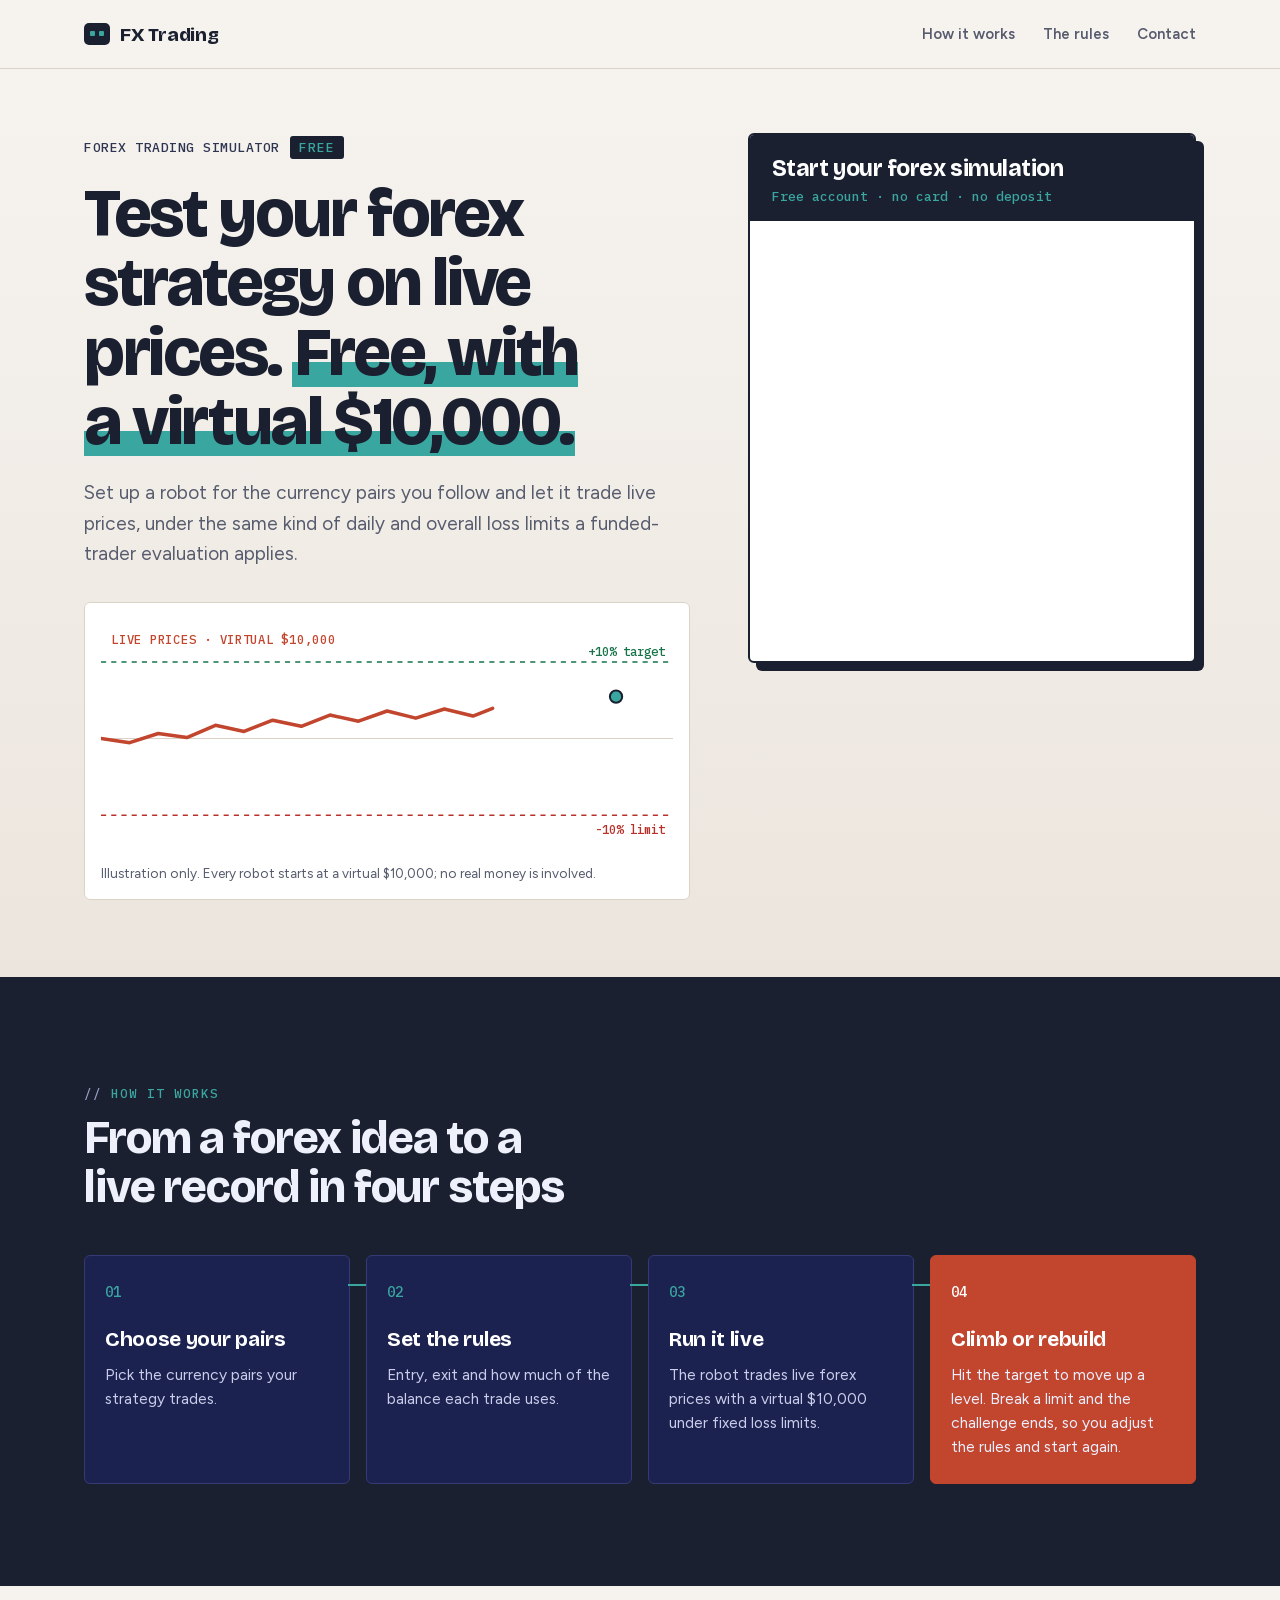
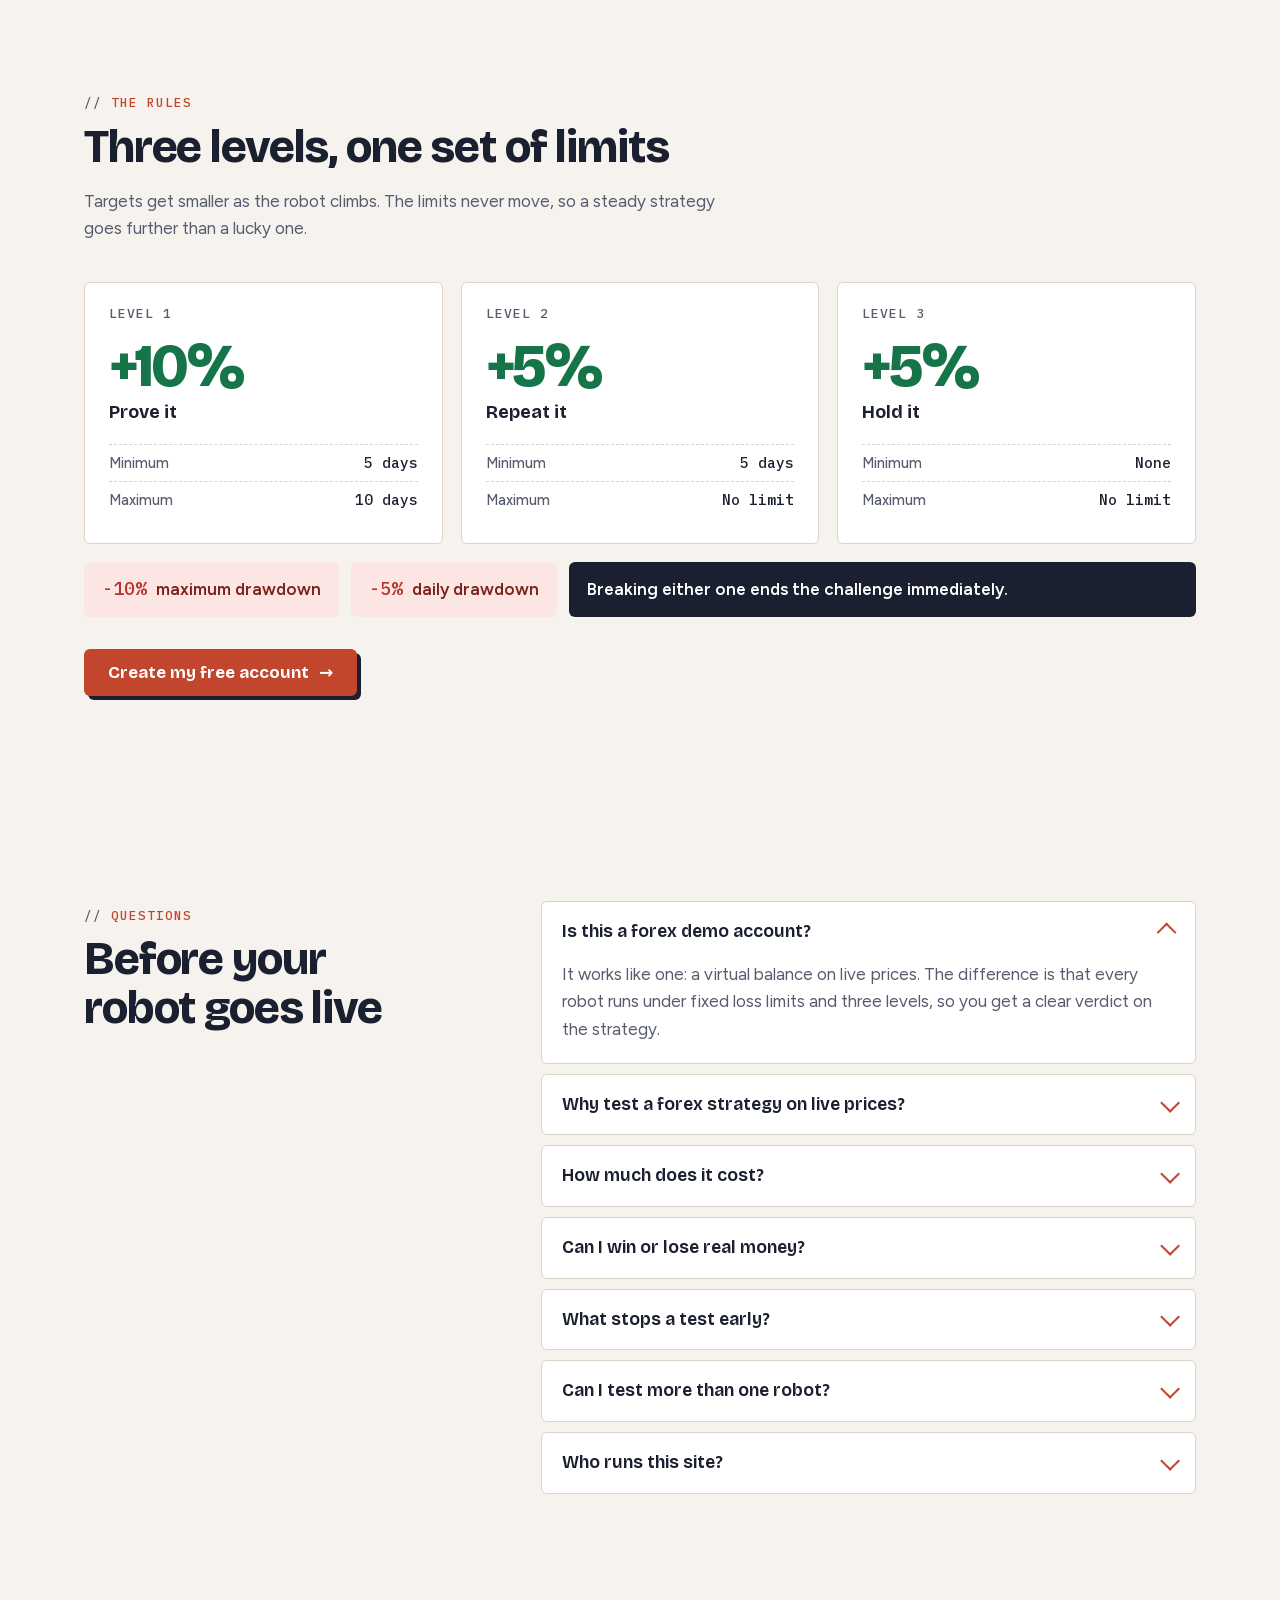
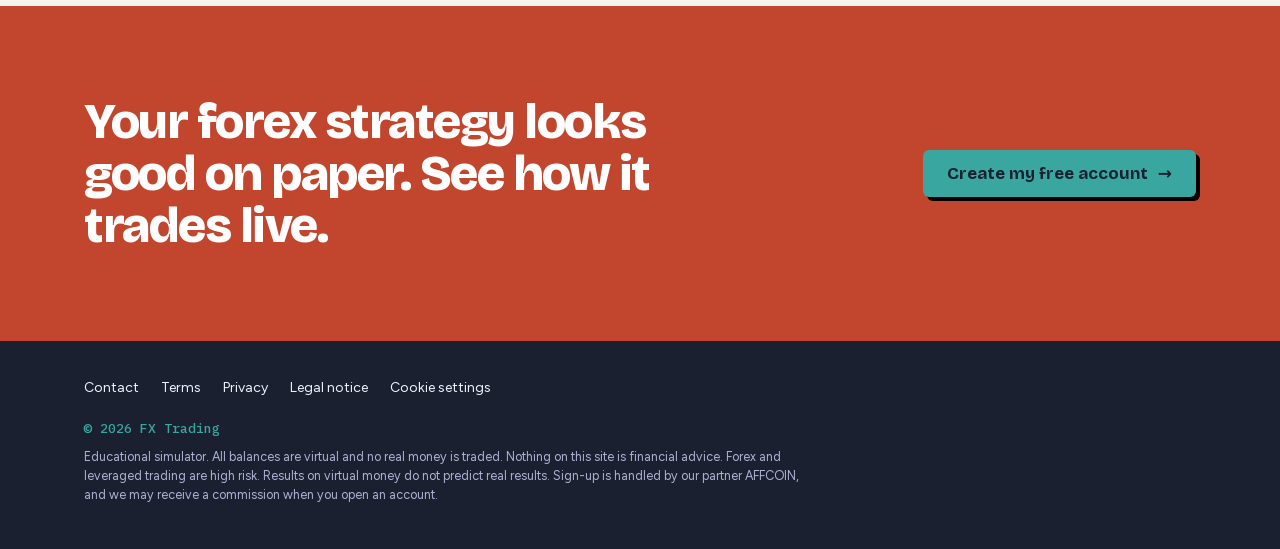
<file: index.html>
<!DOCTYPE html>
<html lang="en">
<head>
<meta charset="utf-8">
<meta name="viewport" content="width=device-width, initial-scale=1">
<title>Forex Trading Simulator: Test Your Strategy on Live Prices, Free | FX Trading</title>
<meta name="description" content="A free forex trading simulator: run your strategy on live currency prices with a virtual $10,000 and fixed daily and overall loss limits. No card, no deposit.">
<link rel="canonical" href="https://fxtrading.software/">
<meta property="og:title" content="Forex Trading Simulator: Test Your Strategy on Live Prices, Free | FX Trading">
<meta property="og:description" content="A free forex trading simulator: run your strategy on live currency prices with a virtual $10,000 and fixed daily and overall loss limits. No card, no deposit.">
<meta property="og:url" content="https://fxtrading.software/">
<meta property="og:type" content="website">
<meta name="theme-color" content="#f6f3ef">
<link rel="preload" href="/assets/fonts/BricolageGrotesque-latin.woff2" as="font" type="font/woff2" crossorigin>
<link rel="stylesheet" href="/assets/fonts/fonts.css">
<link rel="stylesheet" href="/assets/site.css">
<script src="/assets/consent.js" data-ga=""></script>
<script type="application/ld+json">
{"@context": "https://schema.org", "@type": "FAQPage", "mainEntity": [{"@type": "Question", "name": "Is this a forex demo account?", "acceptedAnswer": {"@type": "Answer", "text": "It works like one: a virtual balance on live prices. The difference is that every robot runs under fixed loss limits and three levels, so you get a clear verdict on the strategy."}}, {"@type": "Question", "name": "Why test a forex strategy on live prices?", "acceptedAnswer": {"@type": "Answer", "text": "Because past charts already contain the answer. Spreads, news and quiet sessions behave differently in real time, and fixed loss limits show whether the strategy survives them."}}, {"@type": "Question", "name": "How much does it cost?", "acceptedAnswer": {"@type": "Answer", "text": "Nothing. Opening an account asks for no card and no deposit."}}, {"@type": "Question", "name": "Can I win or lose real money?", "acceptedAnswer": {"@type": "Answer", "text": "No. Every robot trades a virtual balance. There is no deposit, no withdrawal and no payout: the only thing at stake is your strategy's record."}}, {"@type": "Question", "name": "What stops a test early?", "acceptedAnswer": {"@type": "Answer", "text": "A loss of 5% in a single day, or a total drawdown of 10%. Either one ends the challenge on the spot."}}, {"@type": "Question", "name": "Can I test more than one robot?", "acceptedAnswer": {"@type": "Answer", "text": "Yes. Each robot gets its own virtual $10,000 balance, so you can compare versions of a strategy side by side."}}]}
</script>
</head>
<body>
<header class="bar">
  <div class="wrap">
    <a class="logo" href="/"><span class="logo-glyph" aria-hidden="true"></span>FX Trading</a>
    <nav aria-label="Main"><a href="/#how">How it works</a><a class="hide-sm" href="/#rules">The rules</a><a href="/contact/">Contact</a></nav>
  </div>
</header>

<main>
<section class="hero">
  <div class="wrap hero-grid">
    <div class="hero-copy">
      <p class="tag fade">Forex trading simulator <span>Free</span></p>
      <h1 class="fade f1">Test your forex strategy on live prices. <mark>Free, with a virtual $10,000.</mark></h1>
      <p class="intro fade f2">Set up a robot for the currency pairs you follow and let it trade live prices, under the same kind of daily and overall loss limits a funded-trader evaluation applies.</p>
      <figure class="curve fade f3" aria-labelledby="curve-cap">
        <svg viewBox="0 0 560 230" role="img" aria-label="Illustration: a robot's virtual balance on live prices, between a +10% target and a -10% limit">
          <line class="c-target" x1="0" y1="42" x2="560" y2="42"/>
          <line class="c-limit" x1="0" y1="192" x2="560" y2="192"/>
          <line class="c-zero" x1="0" y1="117" x2="560" y2="117"/>
          <polyline class="c-live" points="0,117 28,121 56,112 84,116 112,104 140,110 168,99 196,105 224,94 252,100 280,90 308,97 336,88 364,95 392,84 420,90 448,80 476,87 504,76"/>
          <circle class="c-dot" cx="504" cy="76" r="6"/>
          <text class="c-lab c-lab-live" x="10" y="24">LIVE PRICES &middot; VIRTUAL $10,000</text>
          <text class="c-val c-val-t" x="552" y="36" text-anchor="end">+10% target</text>
          <text class="c-val c-val-r" x="552" y="210" text-anchor="end">-10% limit</text>
        </svg>
        <figcaption id="curve-cap">Illustration only. Every robot starts at a virtual $10,000; no real money is involved.</figcaption>
      </figure>
    </div>
    <aside class="join fade f2" id="start" aria-labelledby="join-title">
      <div class="join-head">
        <h2 id="join-title">Start your forex simulation</h2>
        <p>Free account &middot; no card &middot; no deposit</p>
      </div>
      <div class="wl-signup"></div>
    </aside>
  </div>
</section>

<section class="pipeline" id="how" aria-labelledby="pipe-title">
  <div class="wrap">
    <div class="head">
      <p class="label">How it works</p>
      <h2 class="title" id="pipe-title">From a forex idea to a live record in four steps</h2>
    </div>
    <ol class="stages">
      <li><span class="stage-n">01</span><h3>Choose your pairs</h3><p>Pick the currency pairs your strategy trades.</p></li>
      <li><span class="stage-n">02</span><h3>Set the rules</h3><p>Entry, exit and how much of the balance each trade uses.</p></li>
      <li><span class="stage-n">03</span><h3>Run it live</h3><p>The robot trades live forex prices with a virtual $10,000 under fixed loss limits.</p></li>
      <li class="here"><span class="stage-n">04</span><h3>Climb or rebuild</h3><p>Hit the target to move up a level. Break a limit and the challenge ends, so you adjust the rules and start again.</p></li>
    </ol>
  </div>
</section>

<section class="levels" id="rules" aria-labelledby="levels-title">
  <div class="wrap">
    <div class="head">
      <p class="label">The rules</p>
      <h2 class="title" id="levels-title">Three levels, one set of limits</h2>
      <p class="sub">Targets get smaller as the robot climbs. The limits never move, so a steady strategy goes further than a lucky one.</p>
    </div>
    <div class="lv-grid">
      <article class="lv"><p class="lv-n">Level 1</p><p class="lv-goal">+10%</p><p class="lv-name">Prove it</p><ul><li><span>Minimum</span>5 days</li><li><span>Maximum</span>10 days</li></ul></article>
      <article class="lv"><p class="lv-n">Level 2</p><p class="lv-goal">+5%</p><p class="lv-name">Repeat it</p><ul><li><span>Minimum</span>5 days</li><li><span>Maximum</span>No limit</li></ul></article>
      <article class="lv"><p class="lv-n">Level 3</p><p class="lv-goal">+5%</p><p class="lv-name">Hold it</p><ul><li><span>Minimum</span>None</li><li><span>Maximum</span>No limit</li></ul></article>
    </div>
    <div class="limits" role="note">
      <p><b>-10%</b> maximum drawdown</p>
      <p><b>-5%</b> daily drawdown</p>
      <p class="stop">Breaking either one ends the challenge immediately.</p>
    </div>
    <p class="actions"><a class="btn" href="#start">Create my free account <span aria-hidden="true">&rarr;</span></a></p>
  </div>
</section>

<section class="faq" aria-labelledby="faq-title">
  <div class="wrap">
    <div class="head">
      <p class="label">Questions</p>
      <h2 class="title" id="faq-title">Before your robot goes live</h2>
    </div>
    <div class="qa">
      <details open><summary>Is this a forex demo account?</summary><p>It works like one: a virtual balance on live prices. The difference is that every robot runs under fixed loss limits and three levels, so you get a clear verdict on the strategy.</p></details>
      <details><summary>Why test a forex strategy on live prices?</summary><p>Because past charts already contain the answer. Spreads, news and quiet sessions behave differently in real time, and fixed loss limits show whether the strategy survives them.</p></details>
      <details><summary>How much does it cost?</summary><p>Nothing. Opening an account asks for no card and no deposit.</p></details>
      <details><summary>Can I win or lose real money?</summary><p>No. Every robot trades a virtual balance. There is no deposit, no withdrawal and no payout: the only thing at stake is your strategy's record.</p></details>
      <details><summary>What stops a test early?</summary><p>A loss of 5% in a single day, or a total drawdown of 10%. Either one ends the challenge on the spot.</p></details>
      <details><summary>Can I test more than one robot?</summary><p>Yes. Each robot gets its own virtual $10,000 balance, so you can compare versions of a strategy side by side.</p></details>
      <details><summary>Who runs this site?</summary><p>An independent publisher. See the <a href="/legal-notice/">legal notice</a>, or write to us through the <a href="/contact/">contact page</a>.</p></details>
    </div>
  </div>
</section>

<section class="closing">
  <div class="wrap">
    <h2>Your forex strategy looks good on paper. See how it trades live.</h2>
    <a class="btn btn-light" href="#start">Create my free account <span aria-hidden="true">&rarr;</span></a>
  </div>
</section>
</main>

<footer class="foot">
  <div class="wrap">
    <nav aria-label="Footer"><a href="/contact/">Contact</a><a href="/terms/">Terms</a><a href="/privacy-policy/">Privacy</a><a href="/legal-notice/">Legal notice</a><a href="/privacy-policy/#cookies" data-cookie-settings>Cookie settings</a></nav>
    <p class="copy">&copy; 2026 FX Trading</p>
    <small>Educational simulator. All balances are virtual and no real money is traded. Nothing on this site is financial advice. Forex and leveraged trading are high risk. Results on virtual money do not predict real results. Sign-up is handled by our partner AFFCOIN, and we may receive a commission when you open an account.</small>
  </div>
</footer>

<script src="/assets/site.js" defer></script>
<script src="https://affcoin.com/products/scripts/947/" defer></script>
</body>
</html>
</file>
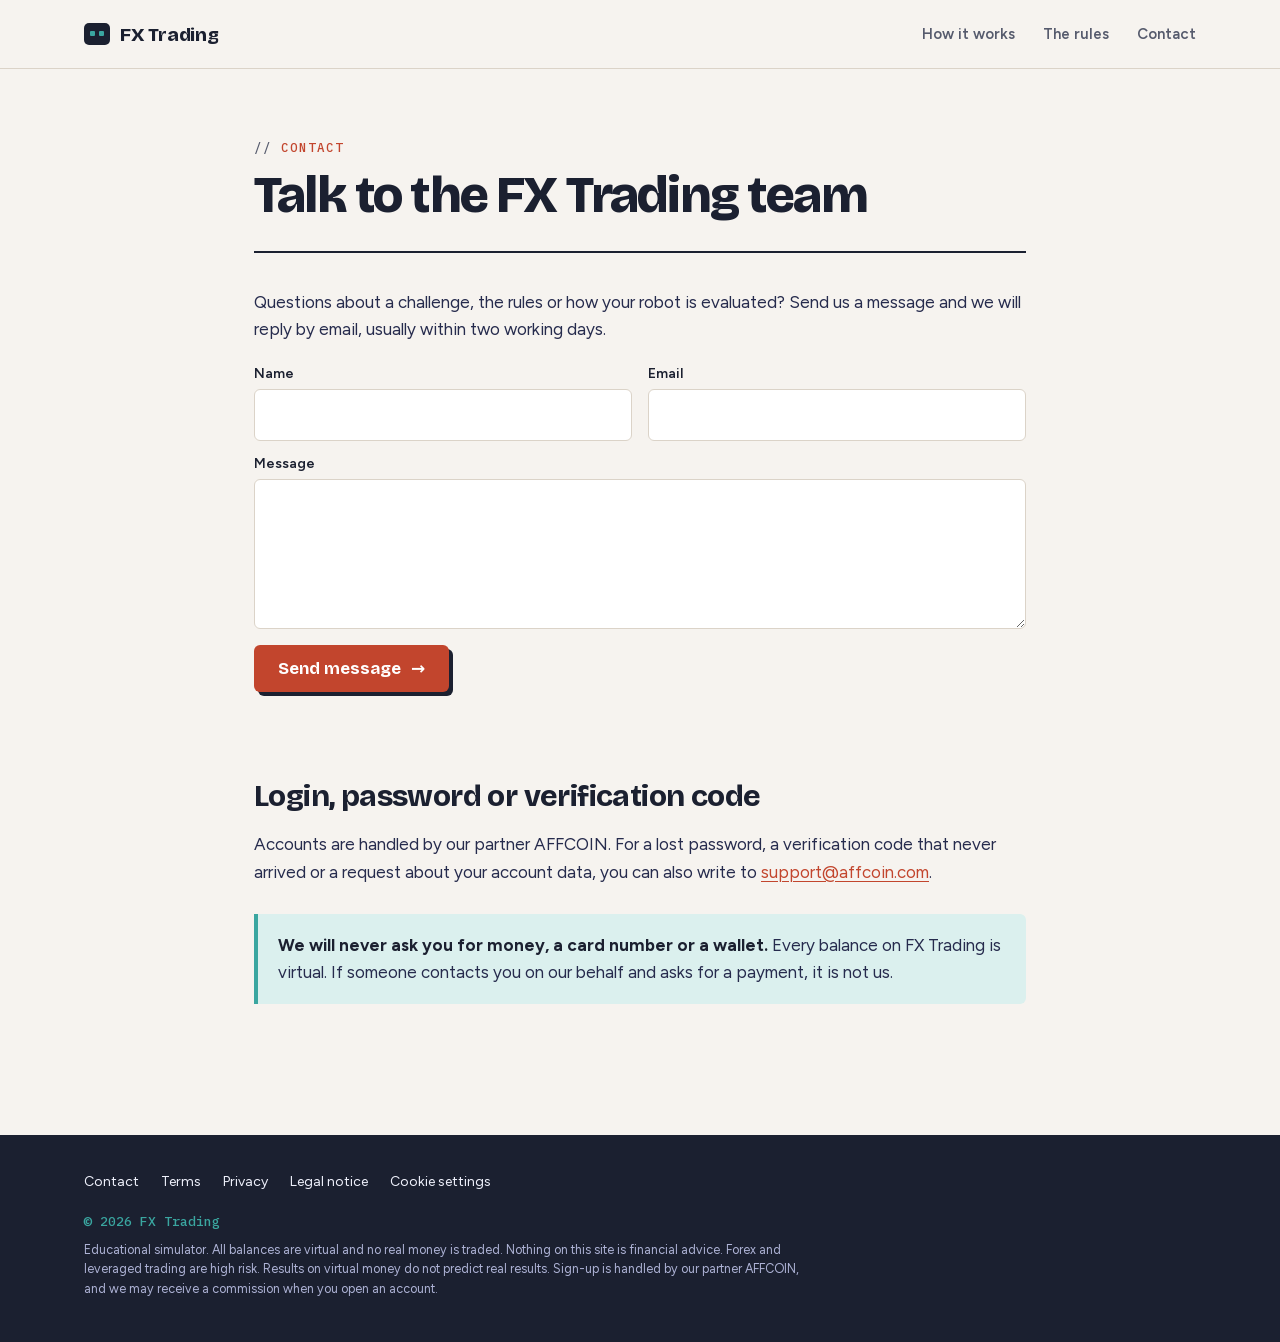
<file: contact/index.html>
<!DOCTYPE html>
<html lang="en">
<head>
<meta charset="utf-8">
<meta name="viewport" content="width=device-width, initial-scale=1">
<title>Contact | FX Trading</title>
<meta name="description" content="Questions about the challenges, your virtual balance or the rules? Send the FX Trading team a message and we will reply by email.">
<link rel="canonical" href="https://fxtrading.software/contact/">
<meta property="og:title" content="Contact | FX Trading">
<meta property="og:description" content="Questions about the challenges, your virtual balance or the rules? Send the FX Trading team a message and we will reply by email.">
<meta property="og:url" content="https://fxtrading.software/contact/">
<meta property="og:type" content="website">
<meta name="theme-color" content="#f6f3ef">
<link rel="preload" href="/assets/fonts/BricolageGrotesque-latin.woff2" as="font" type="font/woff2" crossorigin>
<link rel="stylesheet" href="/assets/fonts/fonts.css">
<link rel="stylesheet" href="/assets/site.css">
<script src="/assets/consent.js" data-ga=""></script>
</head>
<body>
<header class="bar">
  <div class="wrap">
    <a class="logo" href="/"><span class="logo-glyph" aria-hidden="true"></span>FX Trading</a>
    <nav aria-label="Main"><a href="/#how">How it works</a><a class="hide-sm" href="/#rules">The rules</a><a href="/contact/">Contact</a></nav>
  </div>
</header>

<main class="page">
  <div class="wrap">
    <div class="page-head">
      <p class="label">Contact</p>
      <h1>Talk to the FX Trading team</h1>
    </div>
    <div class="prose">
      <p>Questions about a challenge, the rules or how your robot is evaluated? Send us a message and we will reply by email, usually within two working days.</p>
      <form class="cform" id="cform" novalidate>
        <div class="row">
          <label>Name<input name="name" type="text" autocomplete="name" maxlength="100" required></label>
          <label>Email<input name="email" type="email" autocomplete="email" maxlength="200" required></label>
        </div>
        <label>Message<textarea name="message" maxlength="5000" required></textarea></label>
        <div class="hp" aria-hidden="true"><label>Website<input name="website" type="text" tabindex="-1" autocomplete="off"></label></div>
        <button class="btn" type="submit">Send message <span aria-hidden="true">&rarr;</span></button>
        <p class="cform-status" role="status" aria-live="polite"></p>
      </form>
      <h2>Login, password or verification code</h2>
      <p>Accounts are handled by our partner AFFCOIN. For a lost password, a verification code that never arrived or a request about your account data, you can also write to <a href="mailto:support@affcoin.com">support@affcoin.com</a>.</p>
      <div class="callout"><p><strong>We will never ask you for money, a card number or a wallet.</strong> Every balance on FX Trading is virtual. If someone contacts you on our behalf and asks for a payment, it is not us.</p></div>
    </div>
  </div>
</main>

<footer class="foot">
  <div class="wrap">
    <nav aria-label="Footer"><a href="/contact/">Contact</a><a href="/terms/">Terms</a><a href="/privacy-policy/">Privacy</a><a href="/legal-notice/">Legal notice</a><a href="/privacy-policy/#cookies" data-cookie-settings>Cookie settings</a></nav>
    <p class="copy">&copy; 2026 FX Trading</p>
    <small>Educational simulator. All balances are virtual and no real money is traded. Nothing on this site is financial advice. Forex and leveraged trading are high risk. Results on virtual money do not predict real results. Sign-up is handled by our partner AFFCOIN, and we may receive a commission when you open an account.</small>
  </div>
</footer>
<script>
(function(){
  var f=document.getElementById("cform");if(!f)return;
  var st=f.querySelector(".cform-status"),btn=f.querySelector("button");
  function show(msg,cls){st.textContent=msg;st.className="cform-status "+(cls||"")}
  f.addEventListener("submit",function(e){
    e.preventDefault();
    var d={name:f.name.value.trim(),email:f.email.value.trim(),message:f.message.value.trim(),website:f.website.value};
    if(!d.name||!d.message||!/^[^\s@]+@[^\s@]+\.[^\s@]+$/.test(d.email)){show("Please fill in your name, a valid email and a message.","err");return}
    btn.disabled=true;show("Sending...");
    fetch("https://bitcoinera-contact.martinratinaud.workers.dev",{method:"POST",headers:{"Content-Type":"application/json"},body:JSON.stringify(d)})
      .then(function(r){return r.json().then(function(j){return{ok:r.ok&&j.ok,j:j}})})
      .then(function(res){if(res.ok){f.reset();show("Thanks, your message has been sent. We will reply by email.","ok")}else{show(res.j.error||"Message could not be sent. Please try again later.","err")}})
      .catch(function(){show("Message could not be sent. Please try again later.","err")})
      .then(function(){btn.disabled=false});
  });
})();
</script>
</body>
</html>
</file>
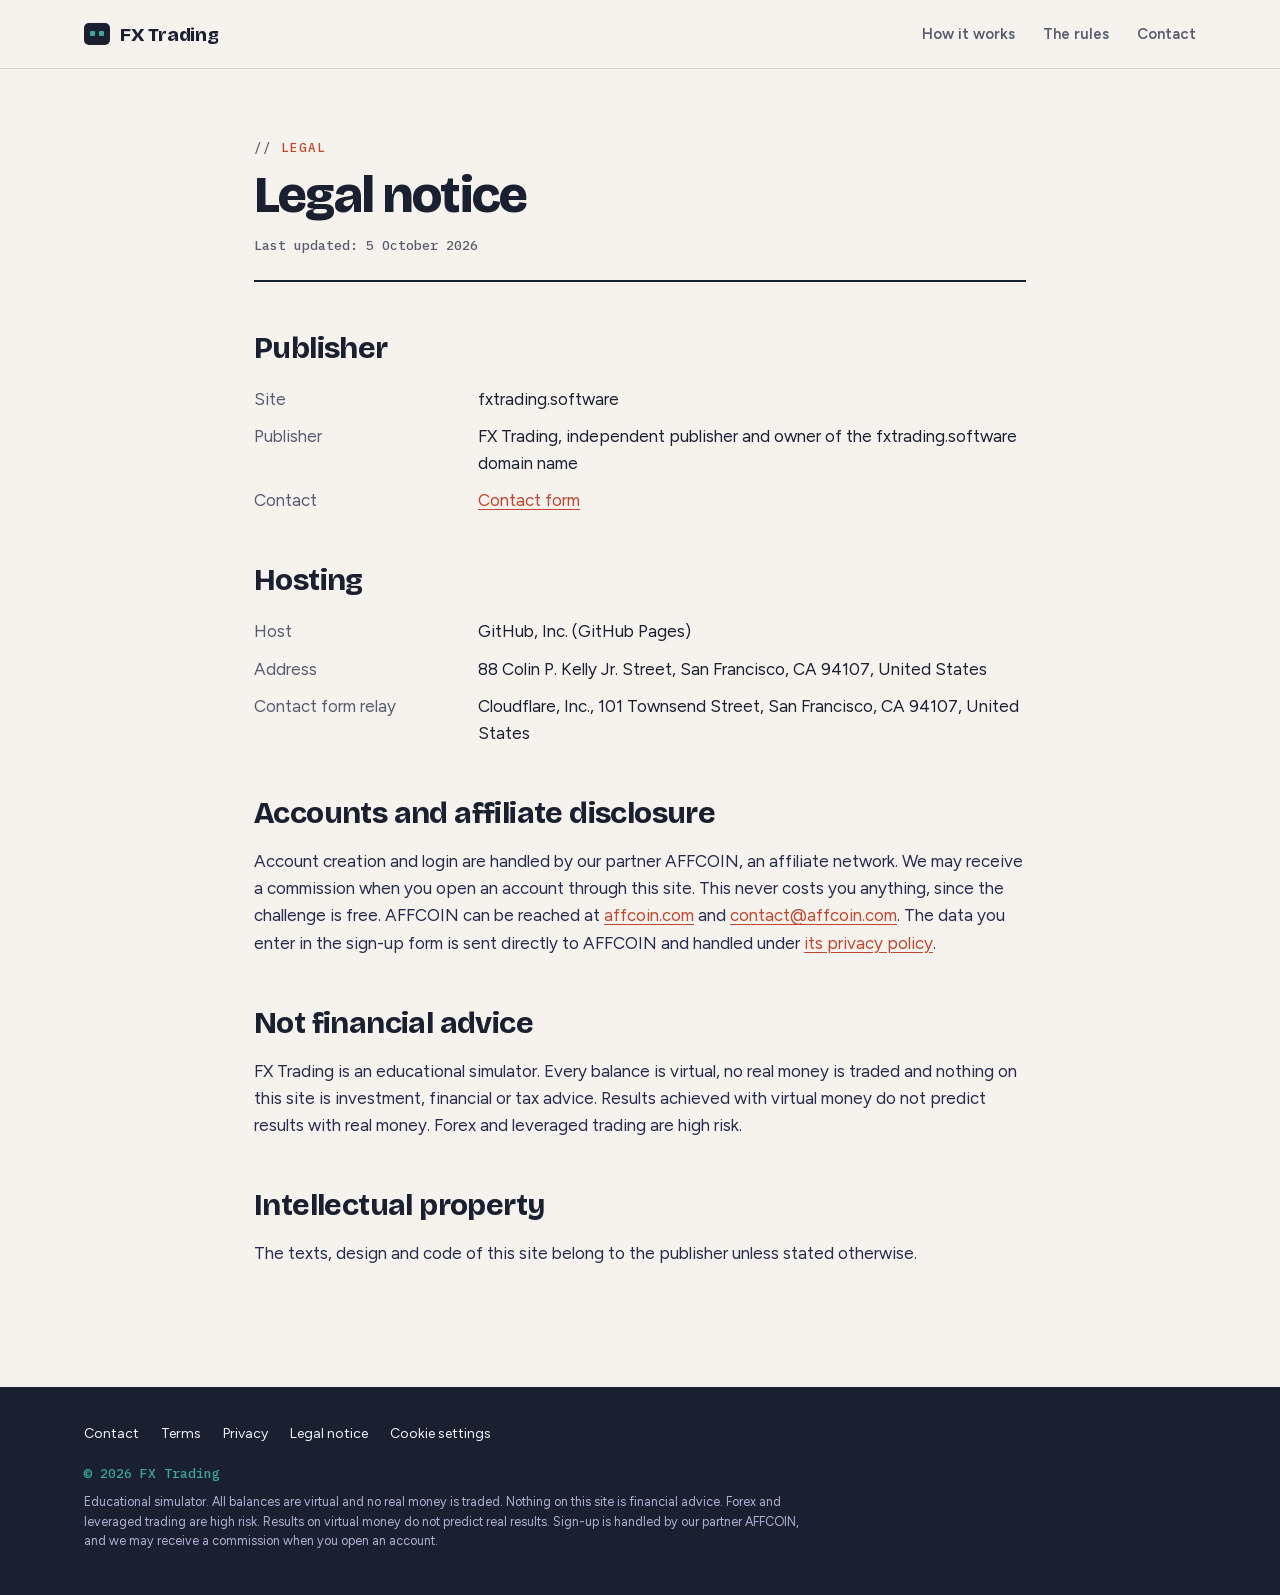
<file: legal-notice/index.html>
<!DOCTYPE html>
<html lang="en">
<head>
<meta charset="utf-8">
<meta name="viewport" content="width=device-width, initial-scale=1">
<title>Legal notice | FX Trading</title>
<meta name="description" content="Who publishes fxtrading.software, who hosts it, who runs the trading accounts and how to reach us.">
<link rel="canonical" href="https://fxtrading.software/legal-notice/">
<meta property="og:title" content="Legal notice | FX Trading">
<meta property="og:description" content="Who publishes fxtrading.software, who hosts it, who runs the trading accounts and how to reach us.">
<meta property="og:url" content="https://fxtrading.software/legal-notice/">
<meta property="og:type" content="website">
<meta name="theme-color" content="#f6f3ef">
<link rel="preload" href="/assets/fonts/BricolageGrotesque-latin.woff2" as="font" type="font/woff2" crossorigin>
<link rel="stylesheet" href="/assets/fonts/fonts.css">
<link rel="stylesheet" href="/assets/site.css">
<script src="/assets/consent.js" data-ga=""></script>
</head>
<body>
<header class="bar">
  <div class="wrap">
    <a class="logo" href="/"><span class="logo-glyph" aria-hidden="true"></span>FX Trading</a>
    <nav aria-label="Main"><a href="/#how">How it works</a><a class="hide-sm" href="/#rules">The rules</a><a href="/contact/">Contact</a></nav>
  </div>
</header>

<main class="page">
  <div class="wrap">
    <div class="page-head">
      <p class="label">Legal</p>
      <h1>Legal notice</h1>
      <p class="updated">Last updated: 5 October 2026</p>
    </div>
    <div class="prose">
      <h2>Publisher</h2>
      <dl class="facts">
        <dt>Site</dt><dd>fxtrading.software</dd>
        <!-- TODO: legal entity, registration number and registered address of the publisher -->
        <dt>Publisher</dt><dd>FX Trading, independent publisher and owner of the fxtrading.software domain name</dd>
        <dt>Contact</dt><dd><a href="/contact/">Contact form</a></dd>
      </dl>
      <h2>Hosting</h2>
      <dl class="facts">
        <dt>Host</dt><dd>GitHub, Inc. (GitHub Pages)</dd>
        <dt>Address</dt><dd>88 Colin P. Kelly Jr. Street, San Francisco, CA 94107, United States</dd>
        <dt>Contact form relay</dt><dd>Cloudflare, Inc., 101 Townsend Street, San Francisco, CA 94107, United States</dd>
      </dl>
      <h2>Accounts and affiliate disclosure</h2>
      <p>Account creation and login are handled by our partner AFFCOIN, an affiliate network. We may receive a commission when you open an account through this site. This never costs you anything, since the challenge is free. AFFCOIN can be reached at <a href="https://affcoin.com/" rel="nofollow noopener" target="_blank">affcoin.com</a> and <a href="mailto:contact@affcoin.com">contact@affcoin.com</a>. The data you enter in the sign-up form is sent directly to AFFCOIN and handled under <a href="https://affcoin.com/privacy" rel="nofollow noopener" target="_blank">its privacy policy</a>.</p>
      <h2>Not financial advice</h2>
      <p>FX Trading is an educational simulator. Every balance is virtual, no real money is traded and nothing on this site is investment, financial or tax advice. Results achieved with virtual money do not predict results with real money. Forex and leveraged trading are high risk.</p>
      <h2>Intellectual property</h2>
      <p>The texts, design and code of this site belong to the publisher unless stated otherwise.</p>
    </div>
  </div>
</main>

<footer class="foot">
  <div class="wrap">
    <nav aria-label="Footer"><a href="/contact/">Contact</a><a href="/terms/">Terms</a><a href="/privacy-policy/">Privacy</a><a href="/legal-notice/">Legal notice</a><a href="/privacy-policy/#cookies" data-cookie-settings>Cookie settings</a></nav>
    <p class="copy">&copy; 2026 FX Trading</p>
    <small>Educational simulator. All balances are virtual and no real money is traded. Nothing on this site is financial advice. Forex and leveraged trading are high risk. Results on virtual money do not predict real results. Sign-up is handled by our partner AFFCOIN, and we may receive a commission when you open an account.</small>
  </div>
</footer>
</body>
</html>
</file>
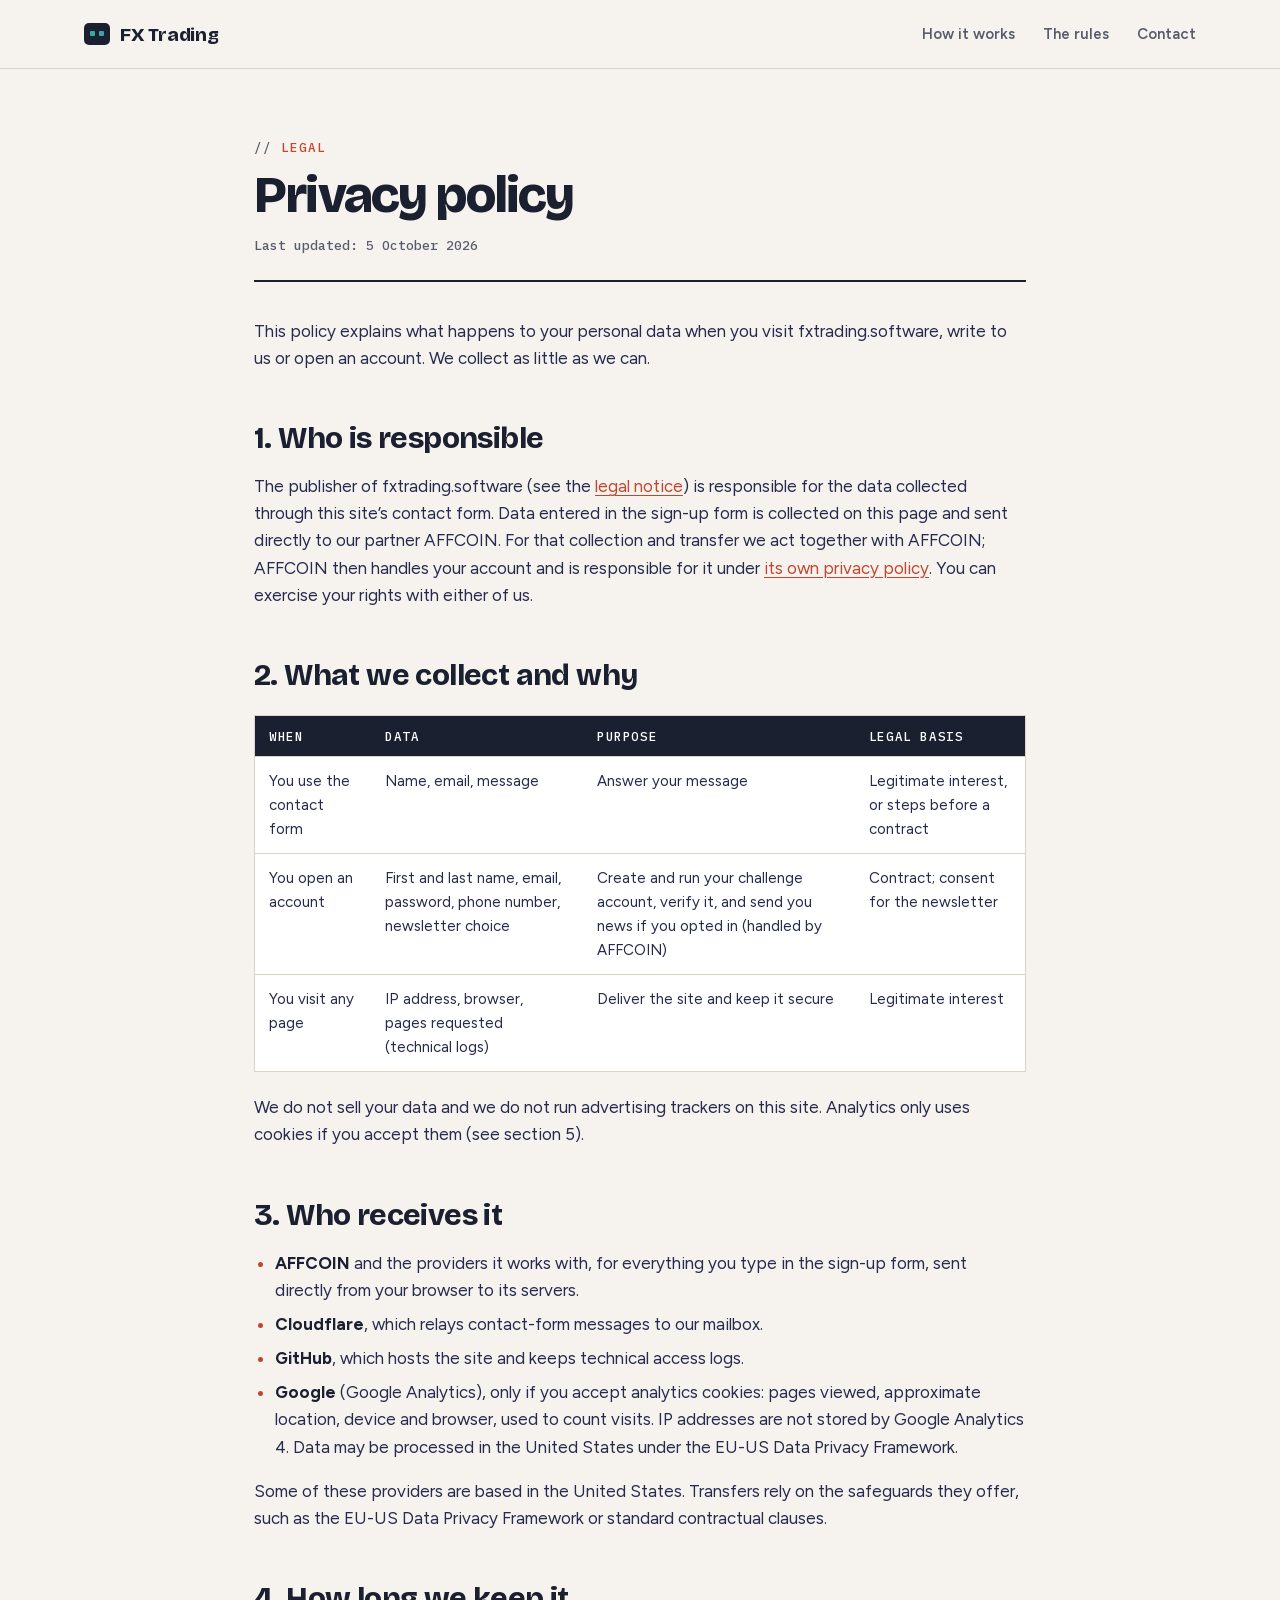
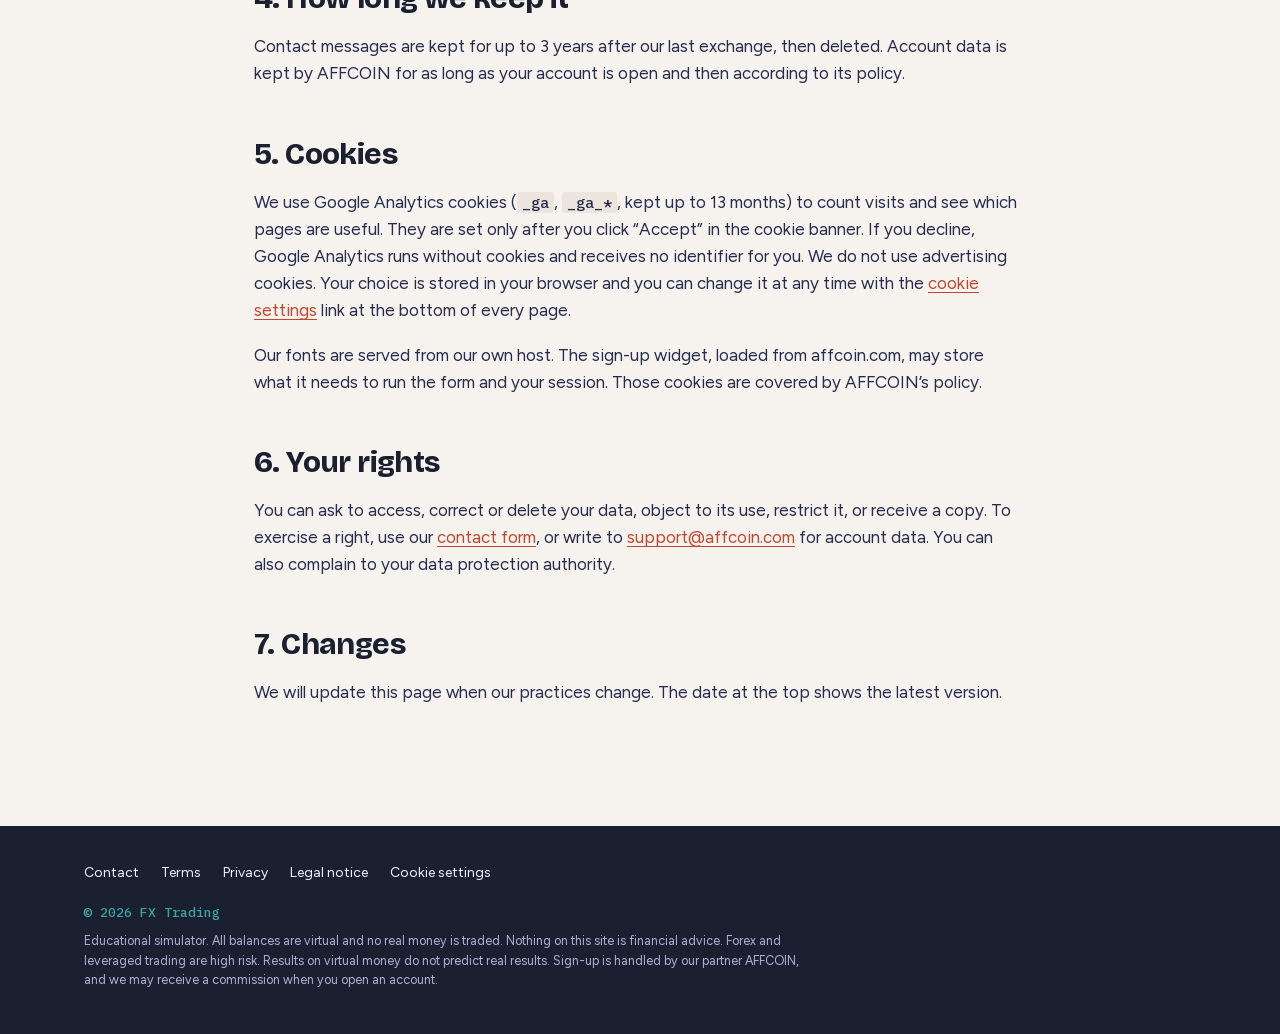
<file: privacy-policy/index.html>
<!DOCTYPE html>
<html lang="en">
<head>
<meta charset="utf-8">
<meta name="viewport" content="width=device-width, initial-scale=1">
<title>Privacy policy | FX Trading</title>
<meta name="description" content="What personal data fxtrading.software collects, why, who receives it, how long it is kept and how to exercise your rights.">
<link rel="canonical" href="https://fxtrading.software/privacy-policy/">
<meta property="og:title" content="Privacy policy | FX Trading">
<meta property="og:description" content="What personal data fxtrading.software collects, why, who receives it, how long it is kept and how to exercise your rights.">
<meta property="og:url" content="https://fxtrading.software/privacy-policy/">
<meta property="og:type" content="website">
<meta name="theme-color" content="#f6f3ef">
<link rel="preload" href="/assets/fonts/BricolageGrotesque-latin.woff2" as="font" type="font/woff2" crossorigin>
<link rel="stylesheet" href="/assets/fonts/fonts.css">
<link rel="stylesheet" href="/assets/site.css">
<script src="/assets/consent.js" data-ga=""></script>
</head>
<body>
<header class="bar">
  <div class="wrap">
    <a class="logo" href="/"><span class="logo-glyph" aria-hidden="true"></span>FX Trading</a>
    <nav aria-label="Main"><a href="/#how">How it works</a><a class="hide-sm" href="/#rules">The rules</a><a href="/contact/">Contact</a></nav>
  </div>
</header>

<main class="page">
  <div class="wrap">
    <div class="page-head">
      <p class="label">Legal</p>
      <h1>Privacy policy</h1>
      <p class="updated">Last updated: 5 October 2026</p>
    </div>
    <div class="prose">
      <p>This policy explains what happens to your personal data when you visit fxtrading.software, write to us or open an account. We collect as little as we can.</p>
      <h2>1. Who is responsible</h2>
      <p>The publisher of fxtrading.software (see the <a href="/legal-notice/">legal notice</a>) is responsible for the data collected through this site&rsquo;s contact form. Data entered in the sign-up form is collected on this page and sent directly to our partner AFFCOIN. For that collection and transfer we act together with AFFCOIN; AFFCOIN then handles your account and is responsible for it under <a href="https://affcoin.com/privacy" rel="nofollow noopener" target="_blank">its own privacy policy</a>. You can exercise your rights with either of us.</p>
      <h2>2. What we collect and why</h2>
      <table>
        <thead><tr><th>When</th><th>Data</th><th>Purpose</th><th>Legal basis</th></tr></thead>
        <tbody>
          <tr><td>You use the contact form</td><td>Name, email, message</td><td>Answer your message</td><td>Legitimate interest, or steps before a contract</td></tr>
          <tr><td>You open an account</td><td>First and last name, email, password, phone number, newsletter choice</td><td>Create and run your challenge account, verify it, and send you news if you opted in (handled by AFFCOIN)</td><td>Contract; consent for the newsletter</td></tr>
          <tr><td>You visit any page</td><td>IP address, browser, pages requested (technical logs)</td><td>Deliver the site and keep it secure</td><td>Legitimate interest</td></tr>
        </tbody>
      </table>
      <p>We do not sell your data and we do not run advertising trackers on this site. Analytics only uses cookies if you accept them (see section 5).</p>
      <h2>3. Who receives it</h2>
      <ul>
        <li><strong>AFFCOIN</strong> and the providers it works with, for everything you type in the sign-up form, sent directly from your browser to its servers.</li>
        <li><strong>Cloudflare</strong>, which relays contact-form messages to our mailbox.</li>
        <li><strong>GitHub</strong>, which hosts the site and keeps technical access logs.</li>
        <li><strong>Google</strong> (Google Analytics), only if you accept analytics cookies: pages viewed, approximate location, device and browser, used to count visits. IP addresses are not stored by Google Analytics 4. Data may be processed in the United States under the EU-US Data Privacy Framework.</li>
      </ul>
      <p>Some of these providers are based in the United States. Transfers rely on the safeguards they offer, such as the EU-US Data Privacy Framework or standard contractual clauses.</p>
      <h2>4. How long we keep it</h2>
      <p>Contact messages are kept for up to 3 years after our last exchange, then deleted. Account data is kept by AFFCOIN for as long as your account is open and then according to its policy.</p>
      <h2 id="cookies">5. Cookies</h2>
      <p>We use Google Analytics cookies (<code>_ga</code>, <code>_ga_*</code>, kept up to 13 months) to count visits and see which pages are useful. They are set only after you click &ldquo;Accept&rdquo; in the cookie banner. If you decline, Google Analytics runs without cookies and receives no identifier for you. We do not use advertising cookies. Your choice is stored in your browser and you can change it at any time with the <a href="/privacy-policy/#cookies" data-cookie-settings>cookie settings</a> link at the bottom of every page.</p>
      <p>Our fonts are served from our own host. The sign-up widget, loaded from affcoin.com, may store what it needs to run the form and your session. Those cookies are covered by AFFCOIN&rsquo;s policy.</p>
      <h2>6. Your rights</h2>
      <p>You can ask to access, correct or delete your data, object to its use, restrict it, or receive a copy. To exercise a right, use our <a href="/contact/">contact form</a>, or write to <a href="mailto:support@affcoin.com">support@affcoin.com</a> for account data. You can also complain to your data protection authority.</p>
      <h2>7. Changes</h2>
      <p>We will update this page when our practices change. The date at the top shows the latest version.</p>
    </div>
  </div>
</main>

<footer class="foot">
  <div class="wrap">
    <nav aria-label="Footer"><a href="/contact/">Contact</a><a href="/terms/">Terms</a><a href="/privacy-policy/">Privacy</a><a href="/legal-notice/">Legal notice</a><a href="/privacy-policy/#cookies" data-cookie-settings>Cookie settings</a></nav>
    <p class="copy">&copy; 2026 FX Trading</p>
    <small>Educational simulator. All balances are virtual and no real money is traded. Nothing on this site is financial advice. Forex and leveraged trading are high risk. Results on virtual money do not predict real results. Sign-up is handled by our partner AFFCOIN, and we may receive a commission when you open an account.</small>
  </div>
</footer>
</body>
</html>
</file>
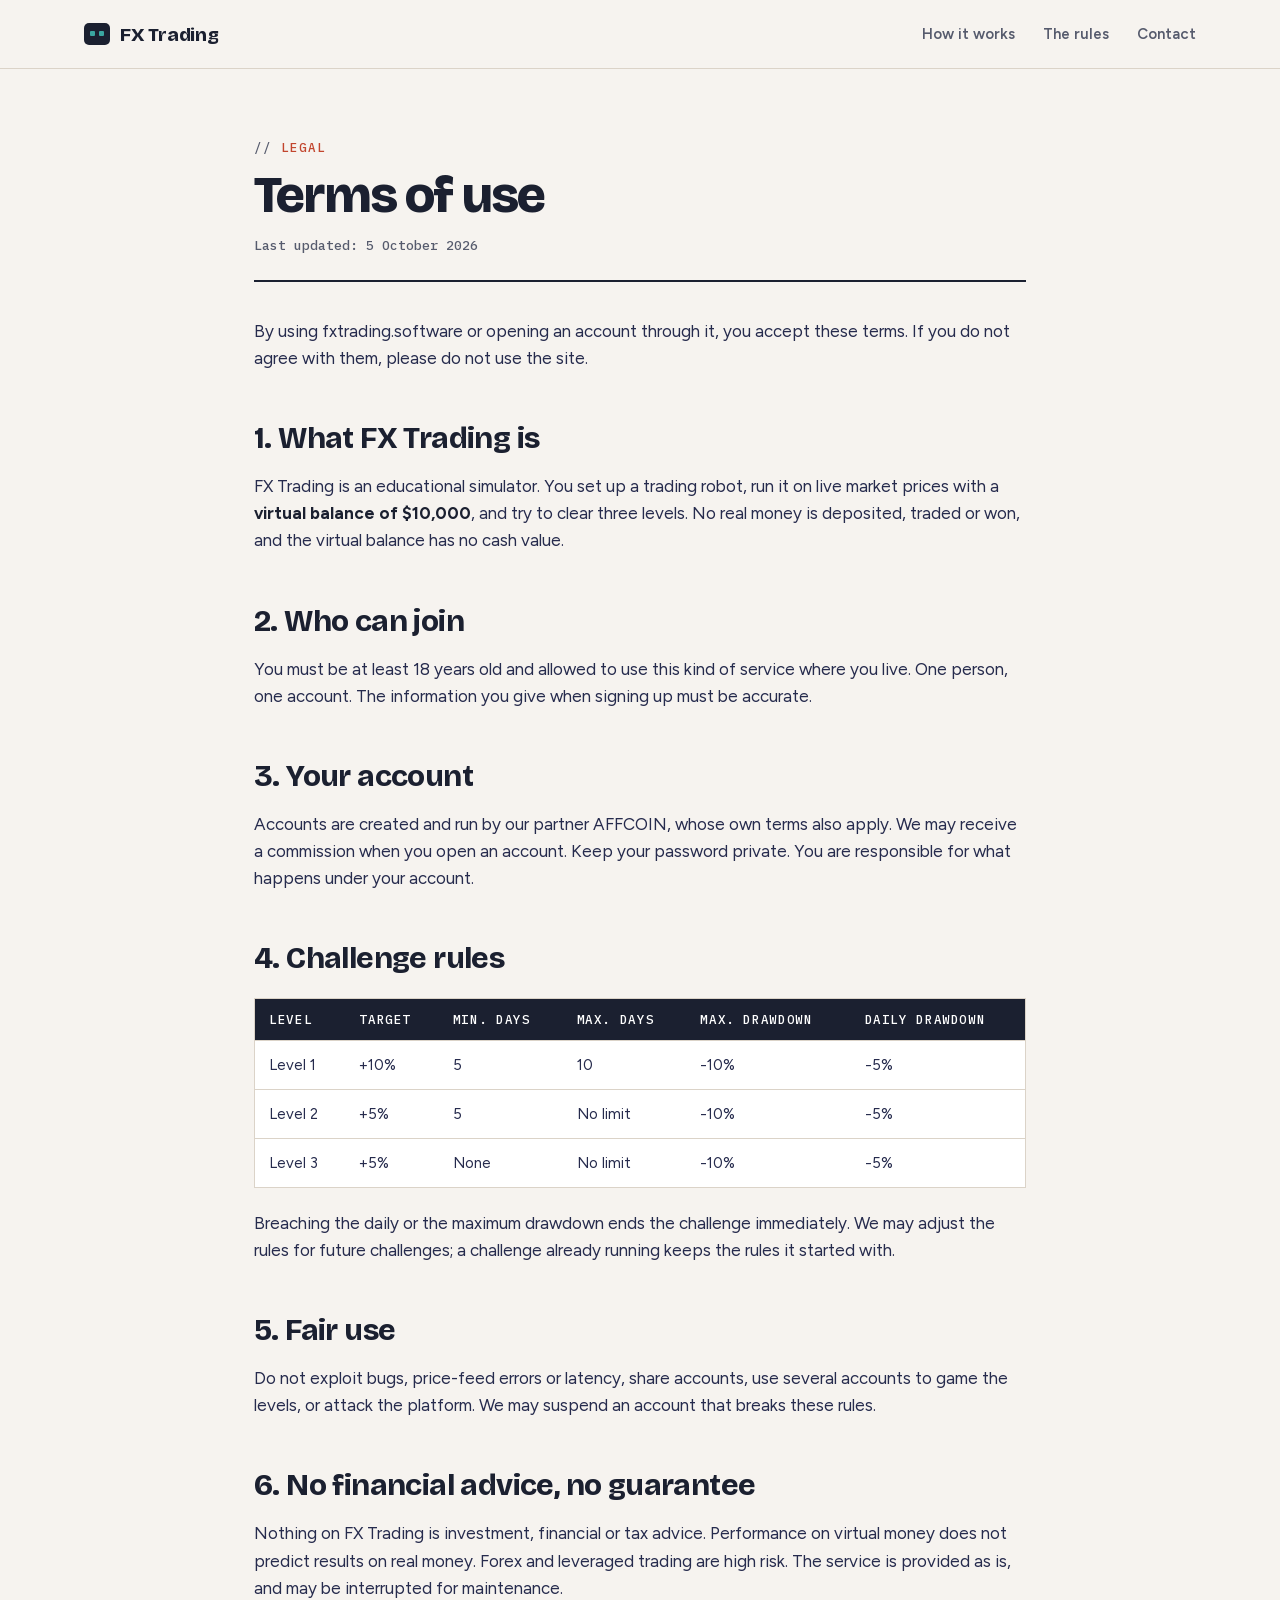
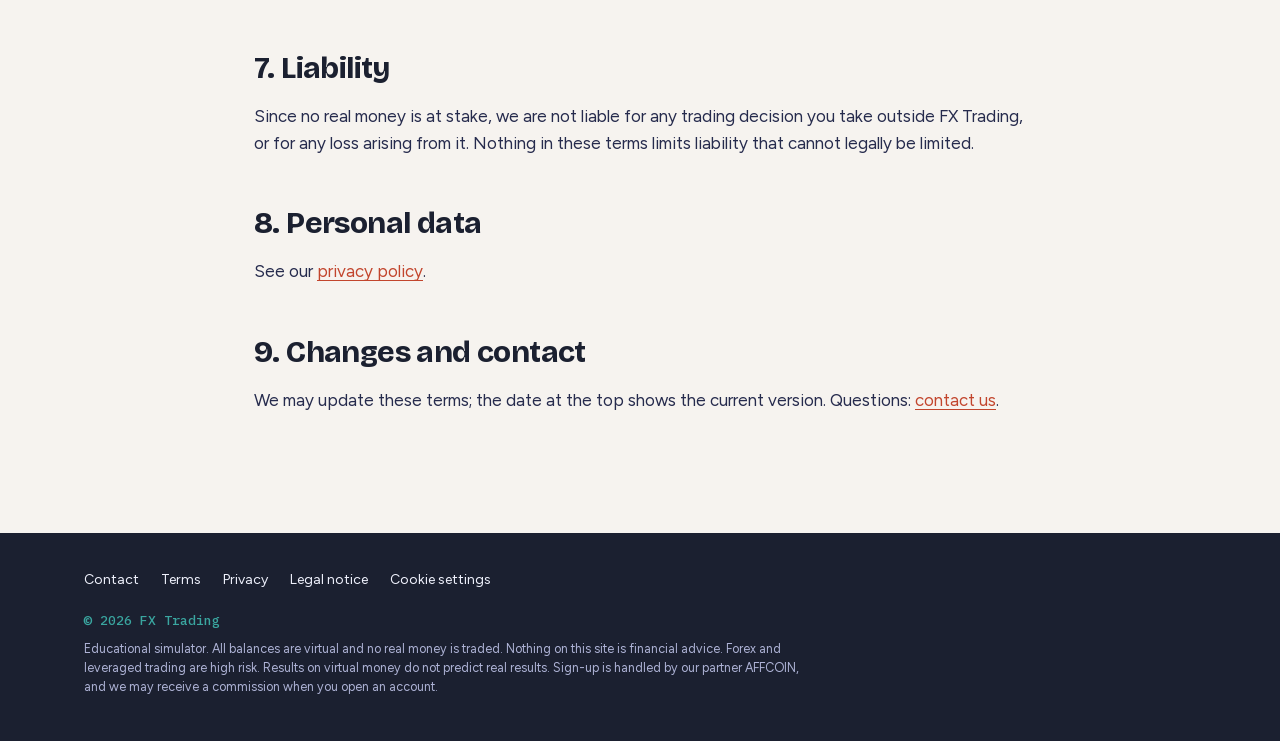
<file: terms/index.html>
<!DOCTYPE html>
<html lang="en">
<head>
<meta charset="utf-8">
<meta name="viewport" content="width=device-width, initial-scale=1">
<title>Terms of use | FX Trading</title>
<meta name="description" content="The rules for using fxtrading.software and taking part in the virtual trading robot challenges.">
<link rel="canonical" href="https://fxtrading.software/terms/">
<meta property="og:title" content="Terms of use | FX Trading">
<meta property="og:description" content="The rules for using fxtrading.software and taking part in the virtual trading robot challenges.">
<meta property="og:url" content="https://fxtrading.software/terms/">
<meta property="og:type" content="website">
<meta name="theme-color" content="#f6f3ef">
<link rel="preload" href="/assets/fonts/BricolageGrotesque-latin.woff2" as="font" type="font/woff2" crossorigin>
<link rel="stylesheet" href="/assets/fonts/fonts.css">
<link rel="stylesheet" href="/assets/site.css">
<script src="/assets/consent.js" data-ga=""></script>
</head>
<body>
<header class="bar">
  <div class="wrap">
    <a class="logo" href="/"><span class="logo-glyph" aria-hidden="true"></span>FX Trading</a>
    <nav aria-label="Main"><a href="/#how">How it works</a><a class="hide-sm" href="/#rules">The rules</a><a href="/contact/">Contact</a></nav>
  </div>
</header>

<main class="page">
  <div class="wrap">
    <div class="page-head">
      <p class="label">Legal</p>
      <h1>Terms of use</h1>
      <p class="updated">Last updated: 5 October 2026</p>
    </div>
    <div class="prose">
      <p>By using fxtrading.software or opening an account through it, you accept these terms. If you do not agree with them, please do not use the site.</p>
      <h2>1. What FX Trading is</h2>
      <p>FX Trading is an educational simulator. You set up a trading robot, run it on live market prices with a <strong>virtual balance of $10,000</strong>, and try to clear three levels. No real money is deposited, traded or won, and the virtual balance has no cash value.</p>
      <h2>2. Who can join</h2>
      <p>You must be at least 18 years old and allowed to use this kind of service where you live. One person, one account. The information you give when signing up must be accurate.</p>
      <h2>3. Your account</h2>
      <p>Accounts are created and run by our partner AFFCOIN, whose own terms also apply. We may receive a commission when you open an account. Keep your password private. You are responsible for what happens under your account.</p>
      <h2>4. Challenge rules</h2>
      <table>
        <thead><tr><th>Level</th><th>Target</th><th>Min. days</th><th>Max. days</th><th>Max. drawdown</th><th>Daily drawdown</th></tr></thead>
        <tbody>
          <tr><td>Level 1</td><td>+10%</td><td>5</td><td>10</td><td>-10%</td><td>-5%</td></tr>
          <tr><td>Level 2</td><td>+5%</td><td>5</td><td>No limit</td><td>-10%</td><td>-5%</td></tr>
          <tr><td>Level 3</td><td>+5%</td><td>None</td><td>No limit</td><td>-10%</td><td>-5%</td></tr>
        </tbody>
      </table>
      <p>Breaching the daily or the maximum drawdown ends the challenge immediately. We may adjust the rules for future challenges; a challenge already running keeps the rules it started with.</p>
      <h2>5. Fair use</h2>
      <p>Do not exploit bugs, price-feed errors or latency, share accounts, use several accounts to game the levels, or attack the platform. We may suspend an account that breaks these rules.</p>
      <h2>6. No financial advice, no guarantee</h2>
      <p>Nothing on FX Trading is investment, financial or tax advice. Performance on virtual money does not predict results on real money. Forex and leveraged trading are high risk. The service is provided as is, and may be interrupted for maintenance.</p>
      <h2>7. Liability</h2>
      <p>Since no real money is at stake, we are not liable for any trading decision you take outside FX Trading, or for any loss arising from it. Nothing in these terms limits liability that cannot legally be limited.</p>
      <h2>8. Personal data</h2>
      <p>See our <a href="/privacy-policy/">privacy policy</a>.</p>
      <h2>9. Changes and contact</h2>
      <p>We may update these terms; the date at the top shows the current version. Questions: <a href="/contact/">contact us</a>.</p>
    </div>
  </div>
</main>

<footer class="foot">
  <div class="wrap">
    <nav aria-label="Footer"><a href="/contact/">Contact</a><a href="/terms/">Terms</a><a href="/privacy-policy/">Privacy</a><a href="/legal-notice/">Legal notice</a><a href="/privacy-policy/#cookies" data-cookie-settings>Cookie settings</a></nav>
    <p class="copy">&copy; 2026 FX Trading</p>
    <small>Educational simulator. All balances are virtual and no real money is traded. Nothing on this site is financial advice. Forex and leveraged trading are high risk. Results on virtual money do not predict real results. Sign-up is handled by our partner AFFCOIN, and we may receive a commission when you open an account.</small>
  </div>
</footer>
</body>
</html>
</file>
<file: assets/fonts/fonts.css>
/* Self-hosted Google Fonts, latin subset (no request to Google at runtime). */
@font-face {
  font-family: 'Bricolage Grotesque';
  font-style: normal;
  font-weight: 500 800;
  font-display: swap;
  src: url(/assets/fonts/BricolageGrotesque-latin.woff2) format('woff2');
  unicode-range: U+0000-00FF, U+0131, U+0152-0153, U+02BB-02BC, U+02C6, U+02DA, U+02DC, U+0304, U+0308, U+0329, U+2000-206F, U+20AC, U+2122, U+2191, U+2193, U+2212, U+2215, U+FEFF, U+FFFD;
}
@font-face {
  font-family: 'Figtree';
  font-style: normal;
  font-weight: 400 700;
  font-display: swap;
  src: url(/assets/fonts/Figtree-latin.woff2) format('woff2');
  unicode-range: U+0000-00FF, U+0131, U+0152-0153, U+02BB-02BC, U+02C6, U+02DA, U+02DC, U+0304, U+0308, U+0329, U+2000-206F, U+20AC, U+2122, U+2191, U+2193, U+2212, U+2215, U+FEFF, U+FFFD;
}
@font-face {
  font-family: 'IBM Plex Mono';
  font-style: normal;
  font-weight: 500;
  font-display: swap;
  src: url(/assets/fonts/IBMPlexMono-latin.woff2) format('woff2');
  unicode-range: U+0000-00FF, U+0131, U+0152-0153, U+02BB-02BC, U+02C6, U+02DA, U+02DC, U+0304, U+0308, U+0329, U+2000-206F, U+20AC, U+2122, U+2191, U+2193, U+2212, U+2215, U+FEFF, U+FFFD;
}
</file>
<file: assets/site.css>
/* FX Trading: sober simulator identity. */
:root{
  --paper:#f6f3ef;
  --paper-2:#ebe5dd;
  --card:#ffffff;
  --ink:#1b2030;
  --ink-2:#2e3550;
  --muted:#565b6d;
  --line:#dbd3c8;
  --cobalt:#c2452d;
  --cobalt-dark:#9c3522;
  --cobalt-soft:#f8e1db;
  --amber:#3aa6a0;
  --amber-soft:#dbf0ee;
  --gain:#167449;
  --loss:#b8322a;
  --loss-soft:#fbe6e3;
  --display:"Bricolage Grotesque",ui-sans-serif,system-ui,sans-serif;
  --body:"Figtree",ui-sans-serif,system-ui,sans-serif;
  --mono:"IBM Plex Mono",ui-monospace,monospace;
  --ease:cubic-bezier(.2,.8,.2,1);
  --gutter:clamp(16px,4vw,44px);
  --radius:6px;
}
*{box-sizing:border-box}
html{-webkit-text-size-adjust:100%;scroll-behavior:smooth}
body{margin:0;background:var(--paper);color:var(--ink);font:400 17px/1.6 var(--body);overflow-x:hidden}
a{color:var(--cobalt)}
img,svg{max-width:100%}
.wrap{max-width:1200px;margin:0 auto;padding:0 var(--gutter)}

/* Header */
.bar{border-bottom:1px solid var(--line);background:var(--paper)}
.bar .wrap{display:flex;align-items:center;justify-content:space-between;gap:16px;min-height:68px}
.logo{display:flex;align-items:center;gap:10px;font:800 19px/1 var(--display);letter-spacing:-.02em;color:var(--ink);text-decoration:none;white-space:nowrap}
.logo-glyph{position:relative;width:26px;height:22px;border-radius:5px;background:var(--ink)}
.logo-glyph::before,.logo-glyph::after{content:"";position:absolute;top:8px;width:5px;height:5px;border-radius:1px;background:var(--amber)}
.logo-glyph::before{left:6px}.logo-glyph::after{right:6px}
.bar nav{display:flex;gap:clamp(14px,2.4vw,28px)}
.bar nav a{font-size:15px;font-weight:600;color:var(--muted);text-decoration:none;white-space:nowrap}
.bar nav a:hover,.bar nav a[aria-current=page]{color:var(--ink);text-decoration:underline;text-decoration-color:var(--amber);text-decoration-thickness:3px;text-underline-offset:6px}
@media (max-width:520px){.bar nav a.hide-sm{display:none}}

/* Shared section heads */
.head{max-width:720px}
.label{display:inline-block;margin:0 0 14px;font:500 12.5px/1 var(--mono);letter-spacing:.08em;text-transform:uppercase;color:var(--cobalt)}
.label::before{content:"// ";color:var(--muted)}
.title{margin:0;font:750 clamp(29px,3.8vw,46px)/1.06 var(--display);letter-spacing:-.025em;text-wrap:balance}
.sub{margin:16px 0 0;max-width:58ch;color:var(--muted)}

/* Buttons */
.btn{display:inline-flex;align-items:center;gap:10px;padding:15px 24px;border:0;border-radius:var(--radius);background:var(--cobalt);color:#fff;font:700 17px/1 var(--display);text-decoration:none;cursor:pointer;box-shadow:4px 4px 0 var(--ink);transition:transform .15s var(--ease),box-shadow .15s var(--ease),background .15s}
.btn:hover{background:var(--cobalt-dark);transform:translate(-1px,-1px);box-shadow:5px 5px 0 var(--ink)}
.btn:active{transform:translate(2px,2px);box-shadow:2px 2px 0 var(--ink)}
.btn:focus-visible{outline:3px solid var(--amber);outline-offset:3px}
.btn-light{background:var(--amber);color:var(--ink);box-shadow:4px 4px 0 #000}
.btn-light:hover{background:#f6c160;box-shadow:5px 5px 0 #000}
.link{font-weight:600;color:var(--ink);text-underline-offset:4px;text-decoration-color:var(--amber);text-decoration-thickness:2px}

/* Hero */
.hero{padding-block:clamp(32px,5vw,72px) clamp(48px,6vw,88px);background:linear-gradient(var(--paper),var(--paper-2))}
.hero-grid{display:grid;grid-template-columns:minmax(0,1.15fr) minmax(0,.85fr);gap:clamp(28px,4.5vw,64px);align-items:start}
.tag{display:inline-flex;align-items:center;gap:10px;margin:0 0 20px;font:500 13px/1 var(--mono);letter-spacing:.04em;text-transform:uppercase;color:var(--ink-2)}
.tag span{padding:5px 9px;border-radius:3px;background:var(--ink);color:var(--amber);letter-spacing:.08em}
h1{margin:0;font:800 clamp(38px,5.6vw,68px)/1.02 var(--display);letter-spacing:-.035em;text-wrap:balance}
h1 mark{background:linear-gradient(transparent 62%,var(--amber) 62% 92%,transparent 92%);color:inherit;padding:0 .04em}
.intro{max-width:52ch;margin:22px 0 0;font-size:clamp(17px,1.5vw,19px);color:var(--muted)}

/* Hero chart */
.curve{margin:32px 0 0;padding:16px;border:1px solid var(--line);border-radius:var(--radius);background:var(--card)}
.curve svg{display:block;width:100%;height:auto}
.c-past{fill:var(--paper-2)}
.c-target{stroke:var(--gain);stroke-width:1.5;stroke-dasharray:5 5}
.c-limit{stroke:var(--loss);stroke-width:1.5;stroke-dasharray:5 5}
.c-zero{stroke:var(--line);stroke-width:1}
.c-bt{fill:none;stroke:var(--muted);stroke-width:2.5;stroke-dasharray:2 5;stroke-linecap:round;stroke-linejoin:round}
.c-live{fill:none;stroke:var(--cobalt);stroke-width:3.5;stroke-linecap:round;stroke-linejoin:round;stroke-dasharray:400;stroke-dashoffset:0;animation:draw 2.2s var(--ease) both .5s}
.c-today{stroke:var(--ink);stroke-width:1.5}
.c-dot{fill:var(--amber);stroke:var(--ink);stroke-width:2;animation:blink 1.6s steps(2,start) infinite 2.7s}
.c-lab{font:500 12px var(--mono);letter-spacing:.06em;fill:var(--muted)}
.c-lab-live{fill:var(--cobalt)}
.c-val{font:500 12px var(--mono)}
.c-val-t{fill:var(--gain)}.c-val-r{fill:var(--loss)}
.curve figcaption{margin-top:10px;font-size:13.5px;line-height:1.45;color:var(--muted)}

/* Signup card */
.join{position:sticky;top:20px;background:var(--card);border:2px solid var(--ink);border-radius:var(--radius);box-shadow:8px 8px 0 var(--ink);overflow:hidden}
.join-head{padding:20px 22px 16px;background:var(--ink);color:#fff}
.join-head h2{margin:0;font:750 23px/1.2 var(--display);letter-spacing:-.02em}
.join-head p{margin:6px 0 0;font:500 13px/1.3 var(--mono);color:var(--amber)}

/* Backtest vs live */
.versus{padding-block:clamp(64px,8vw,110px)}
.vs-grid{display:grid;grid-template-columns:repeat(2,minmax(0,1fr));gap:20px;margin-top:40px}
.vs{padding:26px;border-radius:var(--radius);border:1px solid var(--line);background:var(--card)}
.vs h3{margin:0 0 18px;font:750 24px/1.15 var(--display);letter-spacing:-.02em}
.vs h3 small{display:block;margin-top:6px;font:500 13px/1.3 var(--mono);color:var(--muted);letter-spacing:0}
.vs-past{background:repeating-linear-gradient(135deg,var(--card) 0 14px,#faf8f2 14px 28px)}
.vs-live{border:2px solid var(--cobalt);box-shadow:6px 6px 0 var(--cobalt-soft)}
.vs-live h3 small{color:var(--cobalt)}
.vs dl{margin:0;display:grid;gap:0}
.vs dl div{display:grid;grid-template-columns:minmax(0,110px) minmax(0,1fr);gap:12px;padding:12px 0;border-top:1px dashed var(--line)}
.vs dt{font:500 12.5px/1.6 var(--mono);text-transform:uppercase;letter-spacing:.05em;color:var(--muted)}
.vs dd{margin:0;font-weight:600}

/* Pipeline (dark band) */
.pipeline{background:var(--ink);color:#eef0fb;padding-block:clamp(64px,8vw,110px)}
.pipeline .label{color:var(--amber)}
.pipeline .label::before{color:#9aa0c8}
.stages{list-style:none;margin:44px 0 0;padding:0;display:grid;grid-template-columns:repeat(4,minmax(0,1fr));gap:16px;position:relative}
.stages li{position:relative;padding:22px 20px 24px;border:1px solid #343b74;border-radius:var(--radius);background:#1c2250}
.stages li.here{background:var(--cobalt);border-color:var(--cobalt)}
.stage-n{display:inline-block;margin-bottom:28px;font:500 14px/1 var(--mono);color:var(--amber)}
.stages li.here .stage-n{color:#fff}
.stages li:not(:last-child)::after{content:"";position:absolute;top:28px;right:-17px;width:18px;height:2px;background:var(--amber)}
.stages h3{margin:0;font:700 21px/1.2 var(--display);letter-spacing:-.015em;color:#fff}
.stages p{margin:10px 0 0;font-size:15.5px;line-height:1.55;color:#c9cdea}
.stages li.here p{color:#eef0ff}
.stages a{color:var(--amber)}

/* Levels */
.levels{padding-block:clamp(64px,8vw,110px)}
.lv-grid{display:grid;grid-template-columns:repeat(3,minmax(0,1fr));gap:18px;margin-top:40px}
.lv{padding:24px;border:1px solid var(--line);border-radius:var(--radius);background:var(--card)}
.lv p{margin:0}
.lv-n{font:500 13px/1 var(--mono);text-transform:uppercase;letter-spacing:.08em;color:var(--muted)}
.lv-goal{margin-top:16px!important;font:800 clamp(44px,5vw,60px)/1 var(--display);letter-spacing:-.04em;color:var(--gain)}
.lv-name{margin-top:6px!important;font:700 18px/1.2 var(--display)}
.lv ul{list-style:none;margin:20px 0 0;padding:0;font:500 14.5px/1 var(--mono)}
.lv li{display:flex;justify-content:space-between;gap:12px;padding:11px 0;border-top:1px dashed var(--line)}
.lv li span{font-family:var(--body);color:var(--muted)}
.limits{display:flex;flex-wrap:wrap;align-items:stretch;gap:12px;margin-top:18px}
.limits p{margin:0;padding:14px 18px;border-radius:var(--radius);background:var(--loss-soft);color:#7d211b;font-weight:600}
.limits b{font:500 18px/1 var(--mono);color:var(--loss);margin-right:6px}
.limits .stop{flex:1 1 260px;background:var(--ink);color:#fff}
.actions{display:flex;flex-wrap:wrap;align-items:center;gap:16px 24px;margin:32px 0 0}

/* Library */
.library{padding-block:clamp(64px,8vw,110px);background:var(--paper-2);border-block:1px solid var(--line)}
.lib-grid{display:grid;grid-template-columns:repeat(auto-fill,minmax(min(100%,300px),1fr));gap:16px;margin-top:40px}
.card{display:flex;flex-direction:column;gap:8px;padding:22px;border:1px solid var(--line);border-radius:var(--radius);background:var(--card);color:var(--ink);text-decoration:none;transition:transform .15s var(--ease),box-shadow .15s var(--ease),border-color .15s}
.card:hover{transform:translate(-2px,-2px);box-shadow:5px 5px 0 var(--ink);border-color:var(--ink)}
.card:focus-visible{outline:3px solid var(--cobalt);outline-offset:2px}
.card-k{font:500 12px/1 var(--mono);text-transform:uppercase;letter-spacing:.08em;color:var(--cobalt)}
.card h3{margin:4px 0 0;font:700 20px/1.25 var(--display);letter-spacing:-.015em}
.card p{margin:0;font-size:15.5px;color:var(--muted)}

/* FAQ */
.faq{padding-block:clamp(64px,8vw,110px)}
.faq .wrap{display:grid;grid-template-columns:minmax(0,.75fr) minmax(0,1.25fr);gap:clamp(28px,5vw,72px)}
.qa details{margin-bottom:10px;border:1px solid var(--line);border-radius:var(--radius);background:var(--card)}
.qa summary{list-style:none;cursor:pointer;display:flex;justify-content:space-between;align-items:center;gap:16px;padding:18px 20px;font:650 17.5px/1.35 var(--display)}
.qa summary::-webkit-details-marker{display:none}
.qa summary::after{content:"";flex:none;width:12px;height:12px;border-right:2.5px solid var(--cobalt);border-bottom:2.5px solid var(--cobalt);transform:rotate(45deg) translateY(-3px);transition:transform .2s var(--ease)}
.qa details[open] summary::after{transform:rotate(-135deg) translateY(-2px)}
.qa summary:focus-visible{outline:3px solid var(--cobalt);outline-offset:2px;border-radius:var(--radius)}
.qa details p{margin:0;padding:0 20px 20px;max-width:62ch;color:var(--muted)}

/* Closing band */
.closing{background:var(--cobalt);color:#fff;padding-block:clamp(52px,7vw,92px)}
.closing .wrap{display:flex;align-items:center;justify-content:space-between;gap:28px;flex-wrap:wrap}
.closing h2{margin:0;max-width:20ch;font:800 clamp(30px,4vw,50px)/1.04 var(--display);letter-spacing:-.03em}

/* Footer */
.foot{padding:36px 0 44px;background:var(--ink);color:#c9cdea;font-size:14px}
.foot nav{display:flex;flex-wrap:wrap;gap:8px 22px}
.foot nav a{color:#eef0fb;text-decoration:none}
.foot nav a:hover{text-decoration:underline;text-decoration-color:var(--amber)}
.foot .copy{margin:22px 0 0;font:500 13px/1 var(--mono);color:var(--amber)}
.foot small{display:block;margin-top:12px;max-width:90ch;font-size:12.5px;line-height:1.55;color:#aeb3d6}

/* Text pages (legal, contact, guides) */
.page{padding-block:clamp(32px,5vw,64px) clamp(64px,8vw,110px)}
.page .wrap{max-width:860px}
.page-head{padding-bottom:28px;border-bottom:2px solid var(--ink)}
.page h1{font-size:clamp(32px,4.8vw,52px);line-height:1.06}
.page .updated{margin:16px 0 0;font:500 13px/1 var(--mono);color:var(--muted)}
.prose{margin-top:36px;color:#262b4d}
.prose h2{margin:48px 0 12px;font:750 clamp(23px,2.6vw,30px)/1.2 var(--display);letter-spacing:-.02em;color:var(--ink)}
.prose h3{margin:28px 0 8px;font:700 19px/1.3 var(--display);color:var(--ink)}
.prose p,.prose li{max-width:70ch}
.prose ul,.prose ol{padding-left:1.25em}
.prose li{margin:7px 0}
.prose li::marker{color:var(--cobalt);font-weight:700}
.prose a{color:var(--cobalt);text-underline-offset:3px}
.prose strong{color:var(--ink)}
.prose code{font:500 .88em var(--mono);padding:1px 5px;border-radius:3px;background:var(--paper-2)}
.prose table{width:100%;margin:22px 0;border-collapse:collapse;font-size:15px;background:var(--card);border:1px solid var(--line)}
.prose th,.prose td{padding:12px 14px;text-align:left;vertical-align:top;border-bottom:1px solid var(--line)}
.prose thead th{background:var(--ink);color:#fff;font:500 12.5px/1.3 var(--mono);text-transform:uppercase;letter-spacing:.05em}
.prose .callout{margin:28px 0;padding:18px 20px;border-left:4px solid var(--amber);border-radius:0 var(--radius) var(--radius) 0;background:var(--amber-soft)}
.prose .callout p{margin:0}
.page-cta{display:flex;align-items:center;justify-content:space-between;gap:20px;flex-wrap:wrap;margin-top:52px;padding:26px;border:2px solid var(--ink);border-radius:var(--radius);background:var(--card);box-shadow:6px 6px 0 var(--ink)}
.page-cta p{margin:0;max-width:30ch;font:750 21px/1.25 var(--display);letter-spacing:-.015em;color:var(--ink)}
dl.facts{display:grid;grid-template-columns:minmax(0,200px) minmax(0,1fr);gap:10px 24px;margin:20px 0}
dl.facts dt{color:var(--muted)}
dl.facts dd{margin:0;color:var(--ink)}
@media (max-width:720px){.prose table{display:block;max-width:100%;overflow-x:auto;-webkit-overflow-scrolling:touch}.prose th,.prose td{min-width:96px}}
@media (max-width:560px){dl.facts{grid-template-columns:minmax(0,1fr);gap:2px}dl.facts dd{margin-bottom:12px}}

/* Contact form */
.cform{display:grid;gap:16px;margin:24px 0}
.cform .row{display:grid;grid-template-columns:1fr 1fr;gap:16px}
.cform label{display:grid;gap:8px;font:600 14px/1 var(--body);color:var(--ink)}
.cform input,.cform textarea{width:100%;padding:13px 15px;border:1.5px solid var(--line);border-radius:var(--radius);background:var(--card);color:var(--ink);font:400 16px/1.5 var(--body)}
.cform textarea{min-height:150px;resize:vertical}
.cform input:focus,.cform textarea:focus{outline:none;border-color:var(--cobalt);box-shadow:0 0 0 3px var(--cobalt-soft)}
.cform .hp{position:absolute;left:-9999px;width:1px;height:1px;overflow:hidden}
.cform .btn{justify-self:start}
.cform .btn[disabled]{opacity:.6;cursor:wait}
.cform-status{margin:0;min-height:1.5em;font-size:15px;color:var(--muted)}
.cform-status.ok{color:var(--gain)}
.cform-status.err{color:var(--loss)}
@media (max-width:480px){.cform .row{grid-template-columns:minmax(0,1fr)}}

/* Load motion */
.fade{animation:fade .7s var(--ease) both}
.f1{animation-delay:.06s}.f2{animation-delay:.12s}.f3{animation-delay:.2s}
@keyframes fade{from{opacity:0;transform:translateY(12px)}}
@keyframes draw{from{stroke-dashoffset:400}}
@keyframes blink{50%{opacity:.25}}
@media (prefers-reduced-motion:reduce){*,*::before,*::after{animation:none!important;transition:none!important}html{scroll-behavior:auto}}

/* Tablet and mobile */
@media (max-width:960px){
  .hero-grid,.faq .wrap{grid-template-columns:minmax(0,1fr)}
  .join{position:static}
  .stages{grid-template-columns:repeat(2,minmax(0,1fr))}
  .stages li:not(:last-child)::after{display:none}
}
@media (max-width:720px){
  .vs-grid,.lv-grid{grid-template-columns:minmax(0,1fr)}
}
@media (max-width:520px){
  .stages{grid-template-columns:minmax(0,1fr)}
  .stage-n{margin-bottom:14px}
  .curve{padding:10px}
  .vs{padding:20px}
  .vs dl div{grid-template-columns:minmax(0,1fr);gap:2px}
  .join{box-shadow:5px 5px 0 var(--ink)}
  .join-head{padding:18px 16px 14px}
}

/* Affcoin signup widget, restyled to the brand.
   The script injects plain DOM (no iframe), so these selectors only need to
   outrank theirs (.wl_form ...) and match their !important where they use it. */
.wl-signup{position:relative;width:100%}
.join .wl-signup{height:auto;min-height:440px;padding:8px 18px 22px}
.join .wl-signup .wl_form{max-width:none!important;color:var(--ink);font:400 15px/1.45 var(--body)}
.join .wl-signup .wl_form h4{display:none}
.join .wl-signup .input-holder-flex{gap:10px;margin-top:14px}
.join .wl-signup .wl_form .input-holder{padding-block:5px}
.join .wl-signup .wl_form input:not([type=checkbox]):not([type=submit]){height:50px;padding:0 15px;border:1.5px solid var(--line)!important;border-radius:var(--radius);background:#fff;color:var(--ink);font:400 16px/1 var(--body);transition:border-color .2s,box-shadow .2s}
.join .wl-signup .wl_form input::placeholder{color:#6b7090}
.join .wl-signup .wl_form input:not([type=checkbox]):not([type=submit]):hover{border-color:#b9b19e!important}
.join .wl-signup .wl_form input:not([type=checkbox]):not([type=submit]):focus{outline:none;border-color:var(--cobalt)!important;box-shadow:0 0 0 3px var(--cobalt-soft)}
.join .wl-signup .intl-tel-input{display:block;width:100%}
.join .wl-signup .intl-tel-input input[type=tel]{padding-left:62px!important}
.join .wl-signup .intl-tel-input .selected-flag{padding:0 8px 0 15px;border-radius:var(--radius) 0 0 var(--radius)}
.join .wl-signup .intl-tel-input .country-list{border-radius:var(--radius);border:1px solid var(--line);box-shadow:0 16px 40px -12px rgba(21,26,61,.35);font-size:14px}
.join .wl-signup .checkbox{margin-top:8px}
.join .wl-signup .form-check{display:flex;flex-wrap:wrap;gap:12px;align-items:flex-start}
.join .wl-signup .form-check-input{appearance:none;-webkit-appearance:none;flex:none;position:relative;width:20px;height:20px;margin:1px 0 0;border:2px solid var(--ink-2);border-radius:4px;background:#fff;cursor:pointer;transition:background .15s}
.join .wl-signup .form-check-input:checked{background:var(--cobalt) url("data:image/svg+xml,%3Csvg xmlns='http://www.w3.org/2000/svg' viewBox='0 0 16 16'%3E%3Cpath d='M3.5 8.5l3 3 6-6.5' fill='none' stroke='%23fff' stroke-width='2.4' stroke-linecap='round' stroke-linejoin='round'/%3E%3C/svg%3E") center/14px no-repeat;border-color:var(--cobalt)}
.join .wl-signup .form-check-input:focus-visible{outline:3px solid var(--amber);outline-offset:2px}
.join .wl-signup .wl_form label{flex:1;margin:0;font-size:13.5px;line-height:1.45;text-align:left;color:var(--muted);cursor:pointer}
.join .wl-signup .wl_form label a{color:var(--cobalt);font-weight:600;text-decoration:underline;text-underline-offset:2px}
.join .wl-signup .text-justify{text-align:left}
.join .wl-signup .wl_form .error{position:static;margin:6px 0 0;padding:0 2px!important;background:none!important;border:0!important;color:var(--loss)!important;font:500 13px/1.3 var(--body);text-align:left;text-transform:none;width:auto}
.join .wl-signup .wl_form .error+.error{display:none}
.join .wl-signup .form-check .error{flex-basis:100%;margin-left:32px}
.join .wl-signup .wl_form input.btn-success{display:block;width:100%;height:54px;margin-top:12px!important;padding:0 20px;border:0!important;border-radius:var(--radius);background:var(--cobalt)!important;color:#fff!important;font:700 18px/1 var(--display)!important;text-transform:none;letter-spacing:-.01em;box-shadow:4px 4px 0 var(--ink);transition:transform .15s var(--ease),box-shadow .15s var(--ease)}
.join .wl-signup .wl_form input.btn-success:hover{transform:translate(-1px,-1px);box-shadow:5px 5px 0 var(--ink);opacity:1}
.join .wl-signup .wl_form input.btn-success:focus-visible{outline:3px solid var(--amber);outline-offset:3px}
.join .wl-signup .signup-reassure{margin:12px 0 0;text-align:center;font:500 12.5px/1.4 var(--mono);color:var(--muted)}
.join .wl-signup .verification_form{max-width:none!important;padding-top:12px;text-align:center}
.join .wl-signup .verification_form .fa{display:none}
.join .wl-signup .verification_form p{margin:6px 0;color:var(--ink-2)}
.join .wl-signup .verification_form p:first-of-type{font:700 20px/1.25 var(--display);color:var(--ink)}
.join .wl-signup .verification_form input[name=verification]{text-align:center;letter-spacing:.3em;font-family:var(--mono)!important}
.join .wl-signup .verification_form input.btn-success{text-transform:none!important}
.join .wl-signup .highlight{color:var(--cobalt)}
.join .wl-signup .pw-wrap{position:relative}
.join .wl-signup .pw-toggle{position:absolute;right:10px;top:25px;transform:translateY(-50%);padding:6px 8px;border:0;background:none;font:600 13px/1 var(--body);color:var(--muted);cursor:pointer;z-index:2}
.join .wl-signup .pw-toggle:hover{color:var(--ink)}
@media (max-width:480px){
  .join .wl-signup{padding:4px 12px 18px}
  .join .wl-signup .input-holder-flex{flex-direction:column;gap:0}
}

/* Cookie consent banner (markup injected by consent.js) */
.consent{position:fixed;left:16px;right:16px;bottom:16px;z-index:50;max-width:560px;margin:0 auto;display:flex;align-items:center;gap:14px 16px;flex-wrap:wrap;padding:16px 18px;border:2px solid var(--ink);border-radius:var(--radius);background:var(--card);color:var(--ink);font-size:15px;line-height:1.45;box-shadow:6px 6px 0 var(--ink)}
.consent p{flex:1 1 240px;margin:0}
.consent a{color:var(--cobalt)}
.consent-actions{display:flex;gap:8px}
.consent button{padding:10px 16px;border:1.5px solid var(--ink);border-radius:var(--radius);background:transparent;color:var(--ink);font:600 15px/1 var(--body);cursor:pointer}
.consent button.yes{background:var(--cobalt);border-color:var(--cobalt);color:#fff}
.consent button:focus-visible{outline:3px solid var(--amber);outline-offset:2px}
</file>
